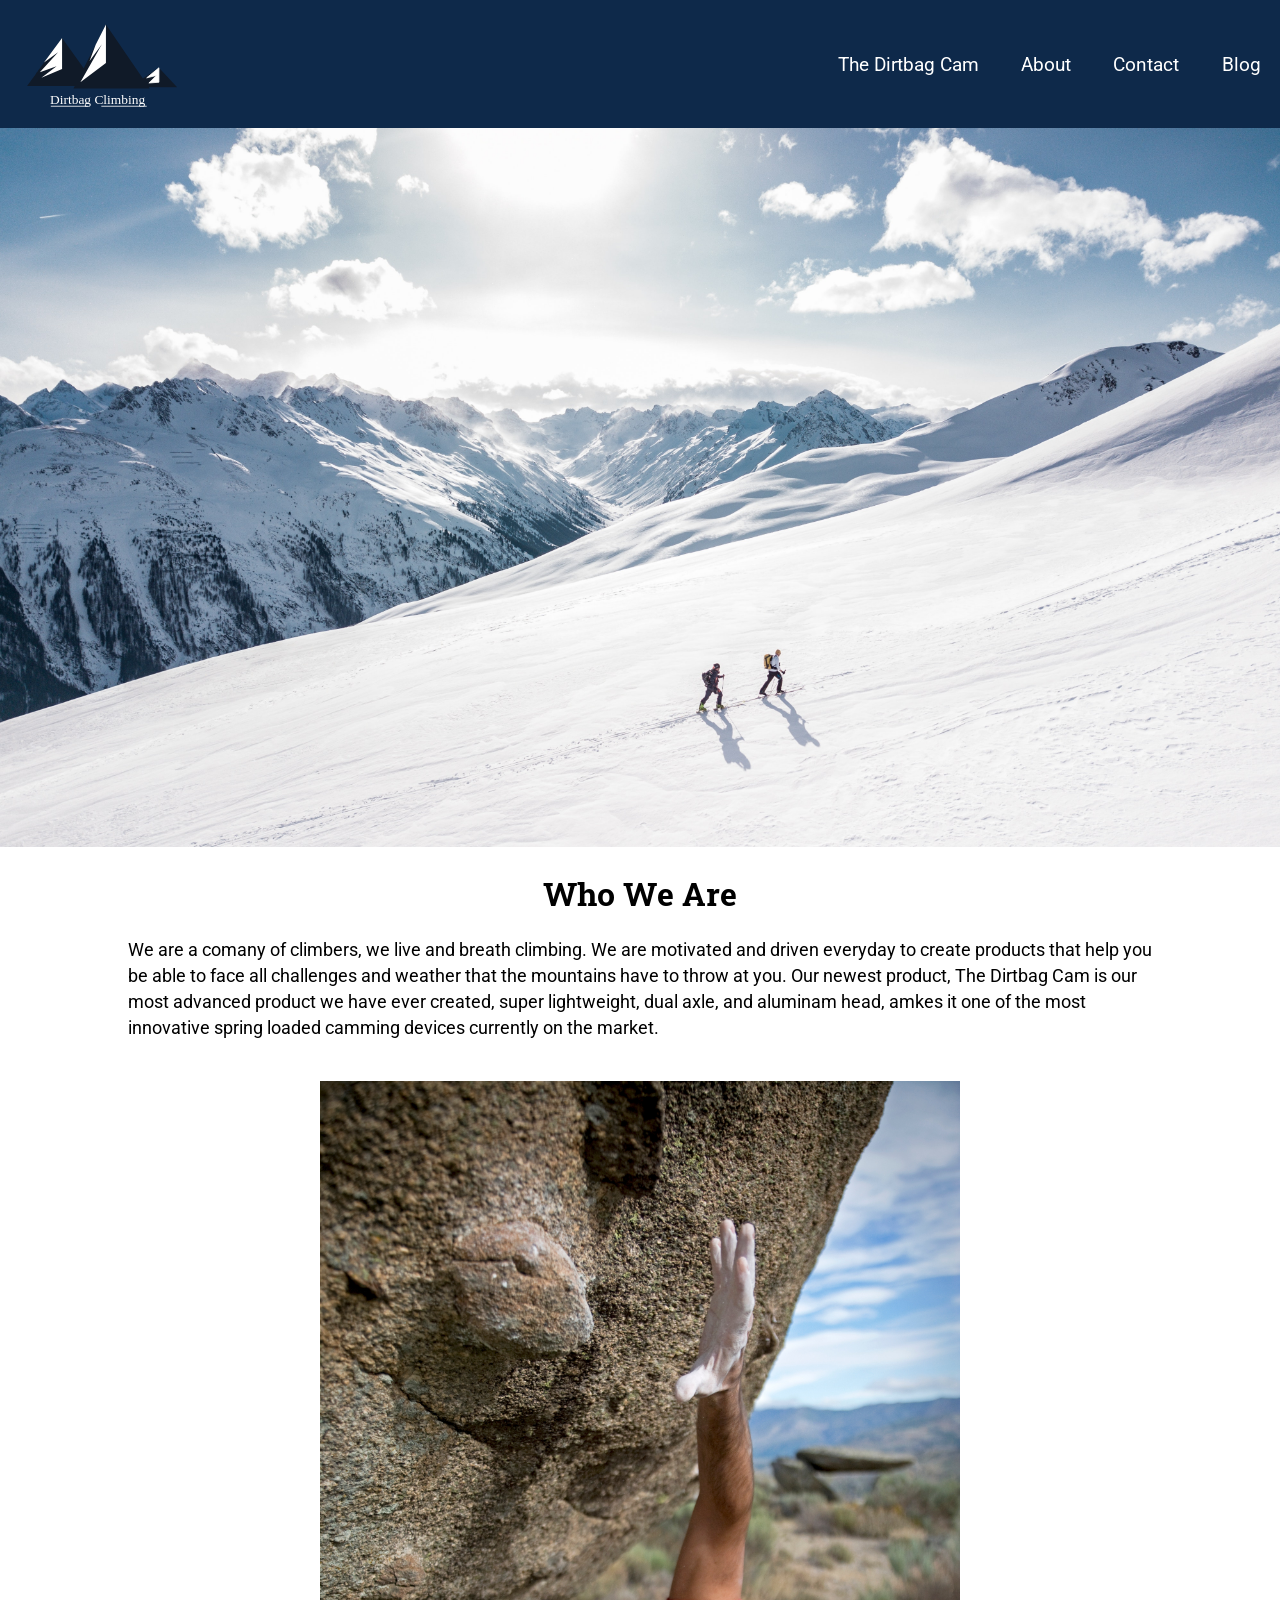
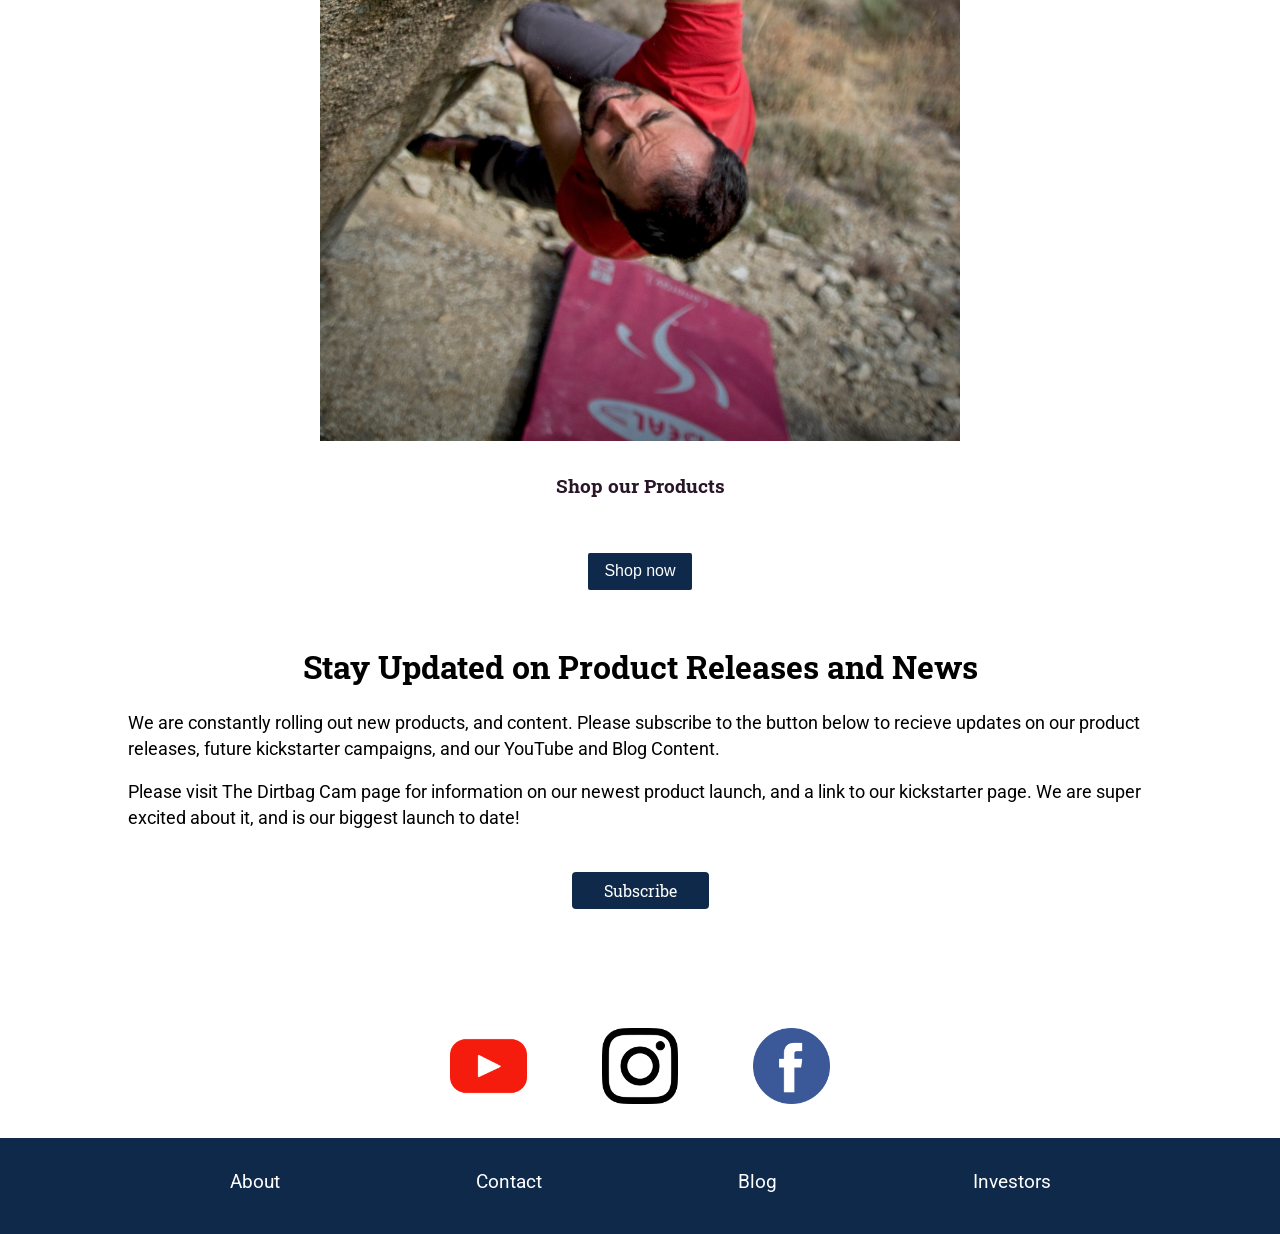
<file: index.html>
<!DOCTYPE html>
<html lang="en">
<head>
    <meta charset="UTF-8">
    <meta name="viewport" content="width=device-width, initial-scale=1.0">
    <meta http-equiv="X-UA-Compatible" content="ie=edge">
    <link rel="stylesheet" href="stylesheet.css" type="text/css">
    <link href="https://fonts.googleapis.com/css?family=Roboto|Roboto+Slab&display=swap" rel="stylesheet">
    <title>Dirtbag Climbing</title>
</head>
<body>
    <nav>
        <a href="index.html"><img class="logo" src="Images/Dirtbag-Climbing-white.svg" alt="mountain logo"></a>
        <div class="nav-div">
            <a class="nav" href="cam.html">The Dirtbag Cam</a>
            <a class="nav" href="about.html">About</a>
            <a class="nav" href="contact.html">Contact</a>
            <a class="nav" href="blog.html">Blog</a>
        </div>
    </nav>
    <div class="home">
        <img src="Images/ski-tour.jpg" alt="image of ski tourers climbing a large mountain">
    </div>
    <div class="about">
        <h1>Who We Are</h1>
        <p>We are a comany of climbers, we live and breath climbing. We are motivated and driven everyday to create products that help you be able to face all challenges and weather that the mountains have to throw at you. Our newest product, The Dirtbag Cam is our most advanced product we have ever created, super lightweight, dual axle, and aluminam head, amkes it one of the most innovative spring loaded camming devices currently on the market.</p>
    </div>
    <div class="home-main">
        <div class="home-sub">
            <img class="img-home" src="Images/bouldering.jpg" alt="man bouldering">
            <div class="sub-sub">
                <h5>Shop our Products</h5>
                <a href="cam.html"><button class="subscribe-button">Shop now</button></a>
            </div>
        </div>
    </div>
    <div class="about">
        <h1>Stay Updated on Product Releases and News</h1>
        <p>We are constantly rolling out new products, and content. Please subscribe to the button below to recieve updates on our product releases, future kickstarter campaigns, and our YouTube and Blog Content.</p>
        <p>Please visit The Dirtbag Cam page for information on our newest product launch, and a link to our kickstarter page. We are super excited about it, and is our biggest launch to date!</p>
        <a href="#"><button class="cam-button">Subscribe</button></a>
    </div>
    <div class="footer-img">
        <a href="http://www.youtube.com"><img class="social-photo" src="Images/youtube.png" alt="youtube logo"></a>
        <a href="http://www.instagram.com"><img class="social-photo" src="Images/instagram.png" alt="instagram logo"></a>
        <a href="http://www.facebook.com"><img class="social-photo" src="Images/facebook.png" alt="facebook logo"></a>
        </div>
        <footer>
            <a href="about.html">About</a>
            <a href="contact.html">Contact</a>
            <a href="blog.html">Blog</a>
            <a href="investors.html">Investors</a>
        </footer>    
    </html>
</body>
</html>
</file>
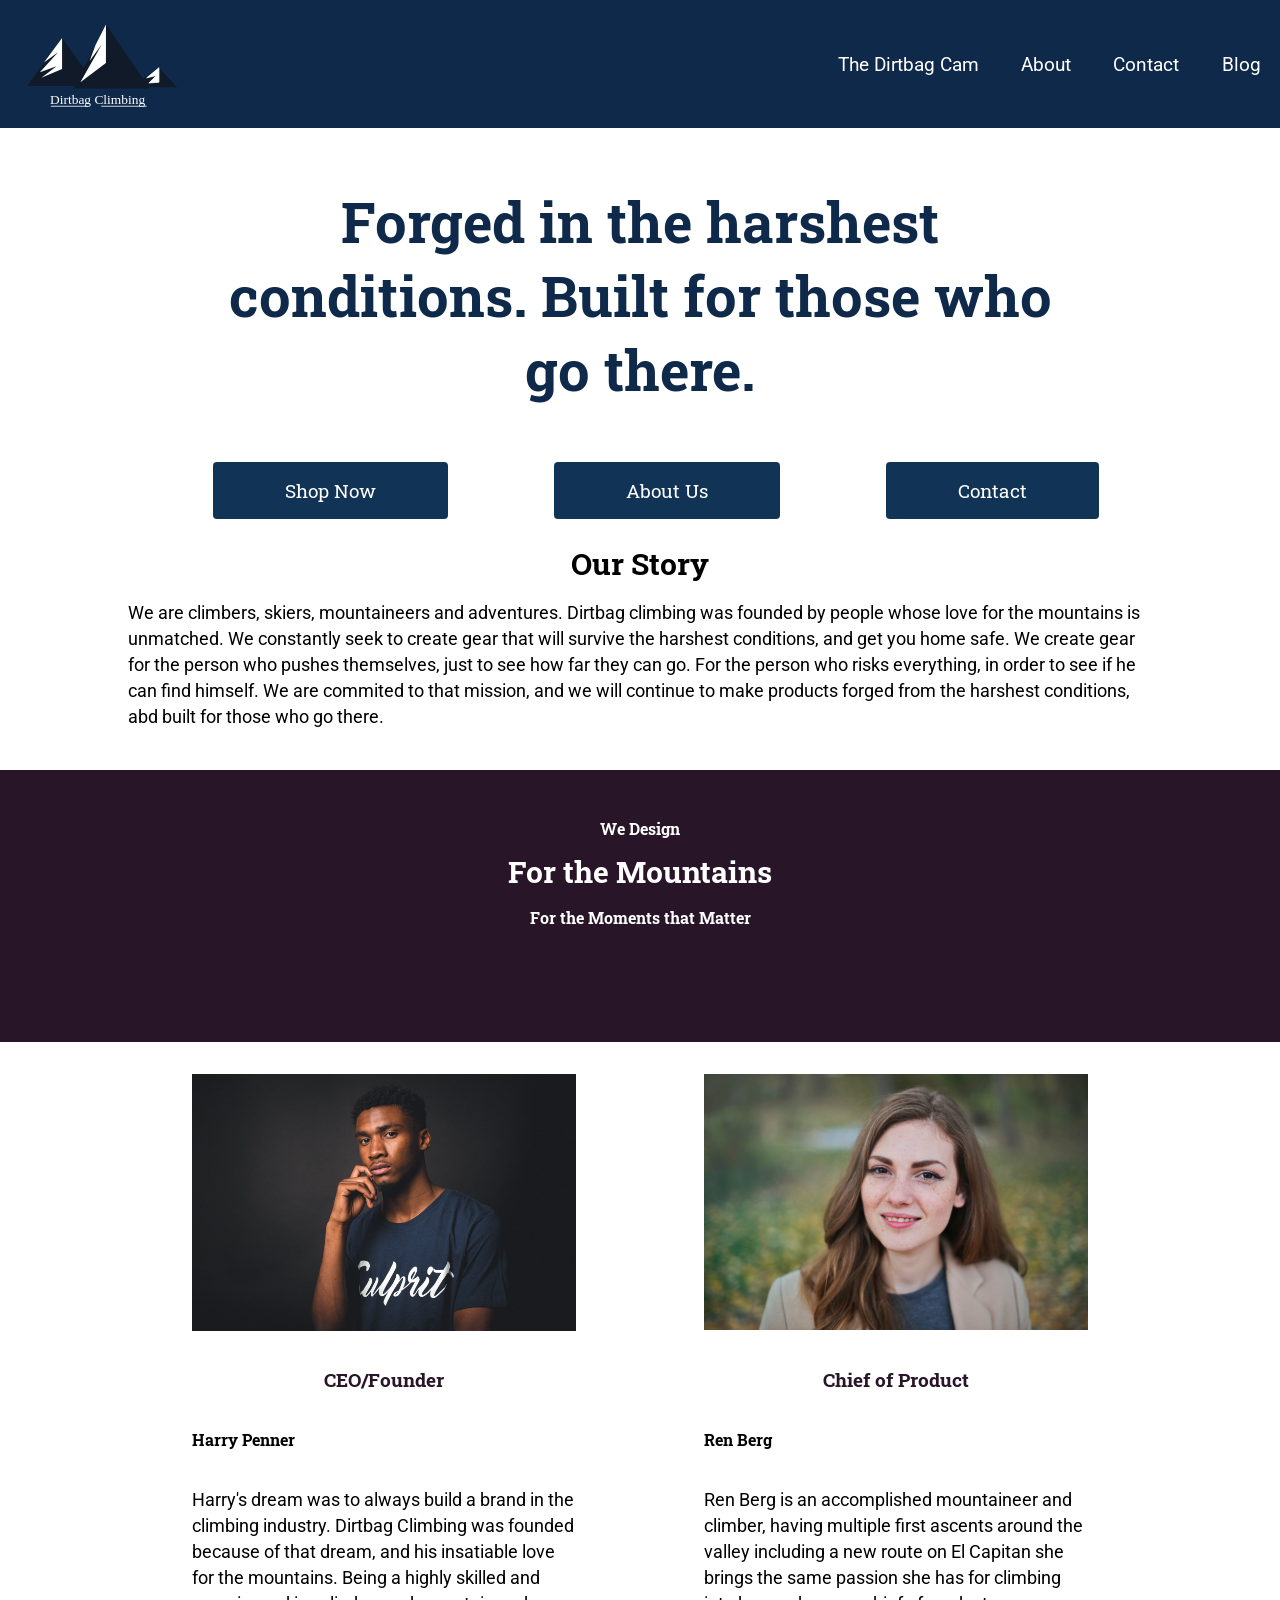
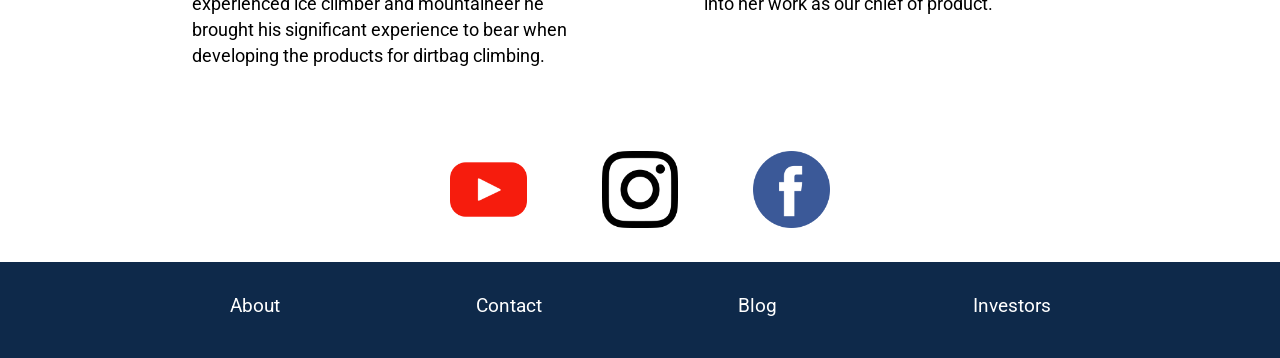
<file: about.html>
<!DOCTYPE html>
<html lang="en">
<head>
    <meta charset="UTF-8">
    <meta name="viewport" content="width=device-width, initial-scale=1.0">
    <meta http-equiv="X-UA-Compatible" content="ie=edge">
    <link rel="stylesheet" href="stylesheet.css" type="text/css">
    <link href="https://fonts.googleapis.com/css?family=Roboto|Roboto+Slab&display=swap" rel="stylesheet">
    <title>About</title>
</head>
<body>
    <nav>
        <a href="index.html"><img class="logo" src="Images/Dirtbag-Climbing-white.svg" alt="mountain logo"></a>
        <div class="nav-div">
            <a class="nav" href="cam.html">The Dirtbag Cam</a>
            <a class="nav" href="about.html">About</a>
            <a class="nav" href="contact.html">Contact</a>
            <a class="nav" href="blog.html">Blog</a>
        </div>
    </nav>
    <div class="intro">    
        <div class="intro-sub">
            <h3>Forged in the harshest conditions. Built for those who go there.</h3>
            <a href="http://www.kickstarter.com"><button class="intro-button">Shop Now</button></a>
            <a href="about.html"><button class="intro-button">About Us</button></a>
            <a href="contact.html"><button class="intro-button">Contact</button></a>
        </div>
    </div>
    <div class="about">
        <h2>Our Story</h2>
        <p>We are climbers, skiers, mountaineers and adventures. Dirtbag climbing was founded by people whose love for the mountains is unmatched. We constantly seek to create gear that will survive the harshest conditions, and get you home safe. We create gear for the person who pushes themselves, just to see how far they can go. For the person who risks everything, in order to see if he can find himself. We are commited to that mission, and we will continue to make products forged from the harshest conditions, abd built for those who go there.</p>
    </div>
    <div class="about-color">
        <h4>We Design</h4>
        <h2 class="color">For the Mountains</h2>
        <h4>For the Moments that Matter</h4>
    </div>
    <div class="our-team">
        <div class="sub-team">
            <img src="Images/man-2.jpg" alt="headshot of a young man">
            <h5>CEO/Founder</h5>
            <h6>Harry Penner</h6>
            <p>Harry's dream was to always build a brand in the climbing industry. Dirtbag Climbing was founded because of that dream, and his insatiable love for the mountains. Being a highly skilled and experienced ice climber and mountaineer he brought his significant experience to bear when developing the products for dirtbag climbing. </p>
        </div>
        <div class="sub-team">
            <img src="Images/women.jpg" alt="headshot of a young women">
            <h5>Chief of Product</h5>
            <h6>Ren Berg</h6>
            <p>Ren Berg is an accomplished mountaineer and climber, having multiple first ascents around the valley including a new route on El Capitan she brings the same passion she has for climbing into her work as our chief of product. </p>
        </div>
    </div>
    <div class="footer-img">
        <a href="http://www.youtube.com"><img class="social-photo" src="Images/youtube.png" alt="youtube logo"></a>
        <a href="http://www.instagram.com"><img class="social-photo" src="Images/instagram.png" alt="instagram logo"></a>
        <a href="http://www.facebook.com"><img class="social-photo" src="Images/facebook.png" alt="facebook logo"></a>
    </div>
    <footer>
        <a href="about.html">About</a>
        <a href="contact.html">Contact</a>
        <a href="blog.html">Blog</a>
        <a href="investors.html">Investors</a>
    </footer>    
</body>
</html>
</file>
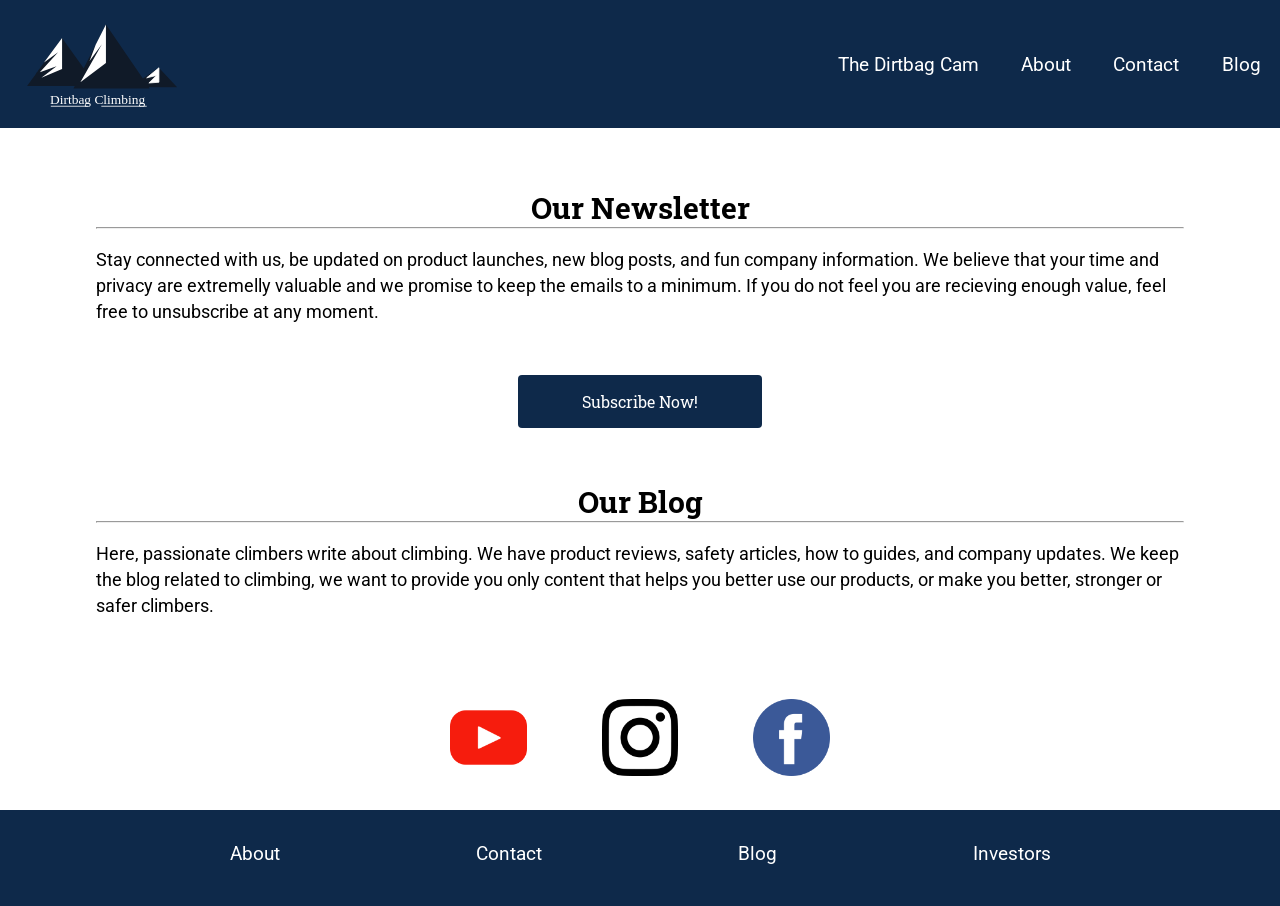
<file: blog.html>
<!DOCTYPE html>
<html lang="en">
<head>
    <meta charset="UTF-8">
    <meta name="viewport" content="width=device-width, initial-scale=1.0">
    <meta http-equiv="X-UA-Compatible" content="ie=edge">
    <link rel="stylesheet" href="stylesheet.css" type="text/css">
    <link href="https://fonts.googleapis.com/css?family=Roboto|Roboto+Slab&display=swap" rel="stylesheet">
    <title>Blog</title>
</head>
<body>
    <nav>
        <a href="index.html"><img class="logo" src="Images/Dirtbag-Climbing-white.svg" alt="mountain logo"></a>
        <div class="nav-div">
            <a class="nav" href="cam.html">The Dirtbag Cam</a>
            <a class="nav" href="about.html">About</a>
            <a class="nav" href="contact.html">Contact</a>
            <a class="nav" href="blog.html">Blog</a>
        </div>
    </nav>
    <div class="investors">
        <h2>Our Newsletter</h2>
        <hr>
        <p>Stay connected with us, be updated on product launches, new blog posts, and fun company information. We believe that your time and privacy are extremelly valuable and we promise to keep the emails to a minimum. If you do not feel you are recieving enough value, feel free to unsubscribe at any moment.</p>
        <a href="#"><button class="investor-button">Subscribe Now!</button></a>
        <h2>Our Blog</h2>
        <hr>
        <p>Here, passionate climbers write about climbing. We have product reviews, safety articles, how to guides, and company updates. We keep the blog related to climbing, we want to provide you only content that helps you better use our products, or make you better, stronger or safer climbers.</p>
    </div>
    <div class="footer-img">
        <a href="http://www.youtube.com"><img class="social-photo" src="Images/youtube.png" alt="youtube logo"></a>
        <a href="http://www.instagram.com"><img class="social-photo" src="Images/instagram.png" alt="instagram logo"></a>
        <a href="http://www.facebook.com"><img class="social-photo" src="Images/facebook.png" alt="facebook logo"></a>
    </div>
    <footer>
        <a href="about.html">About</a>
        <a href="contact.html">Contact</a>
        <a href="blog.html">Blog</a>
        <a href="investors.html">Investors</a>
    </footer>    
</body>
</html>
</file>
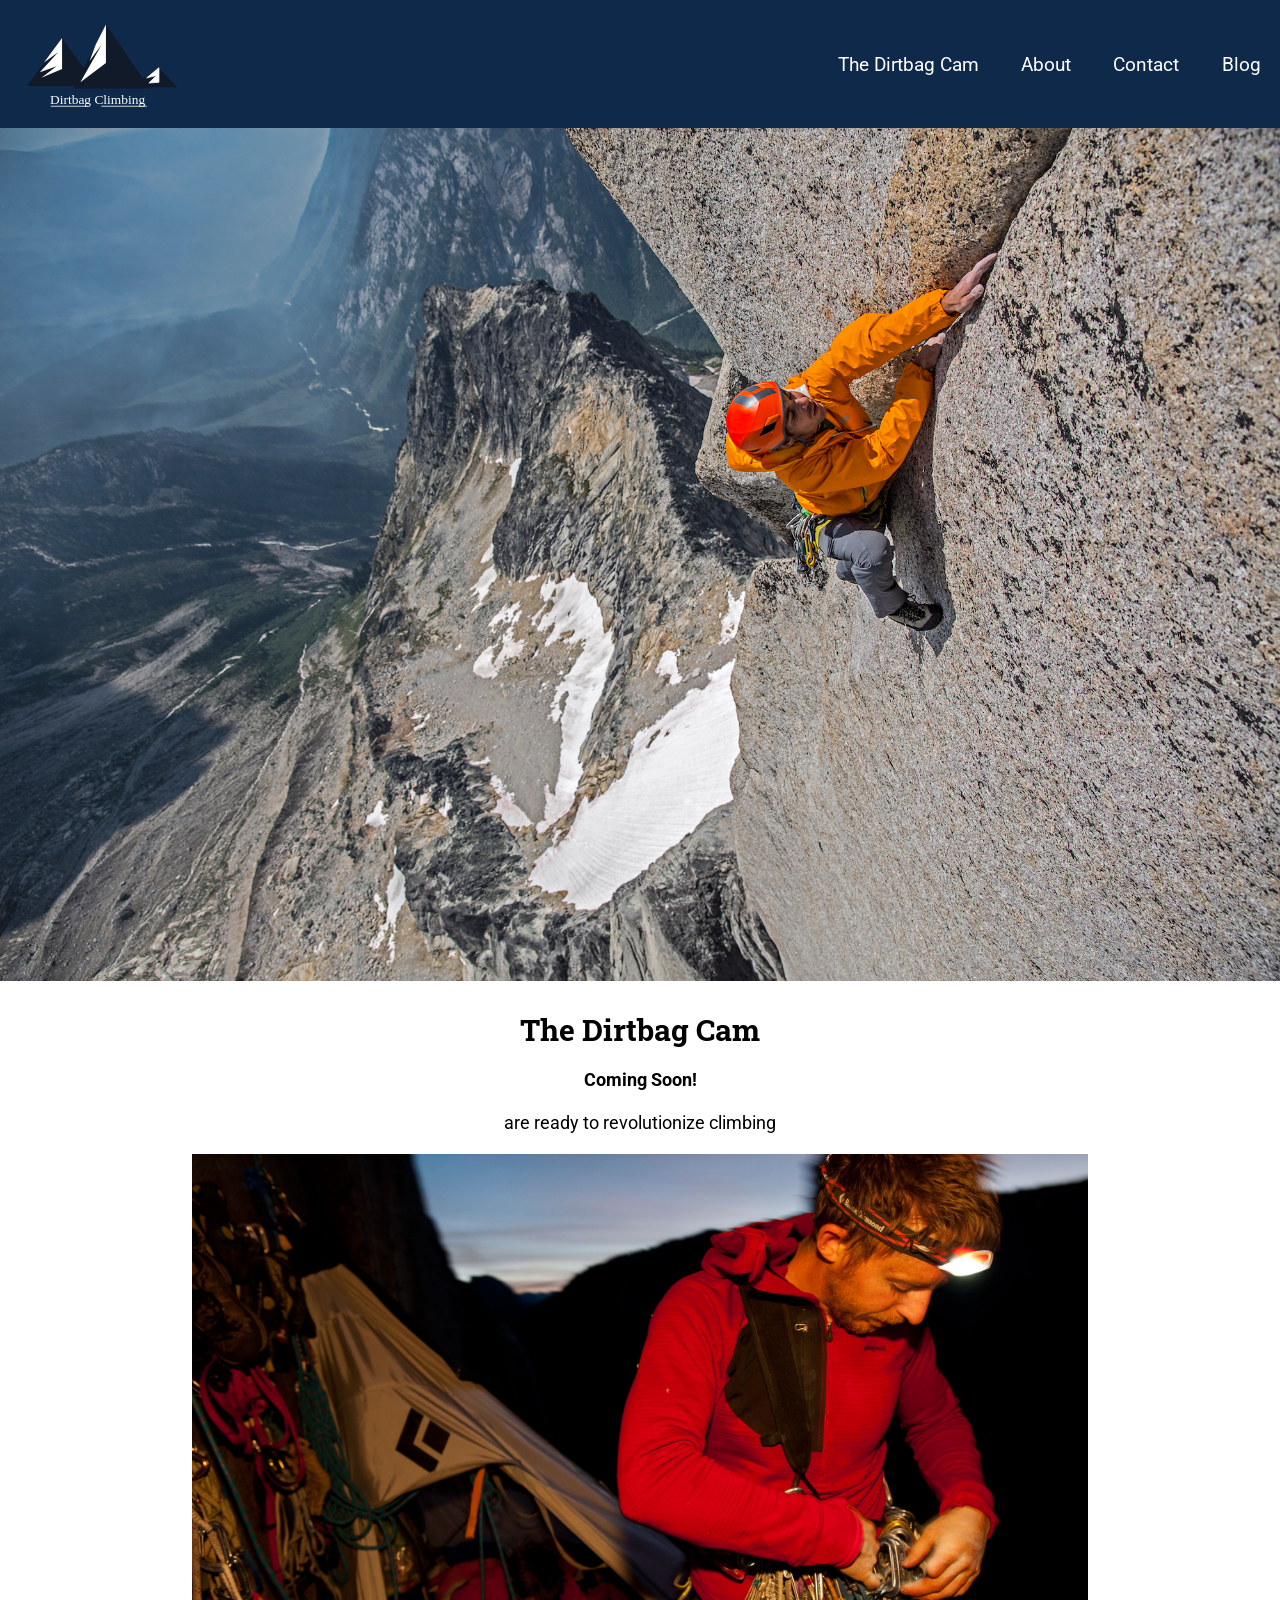
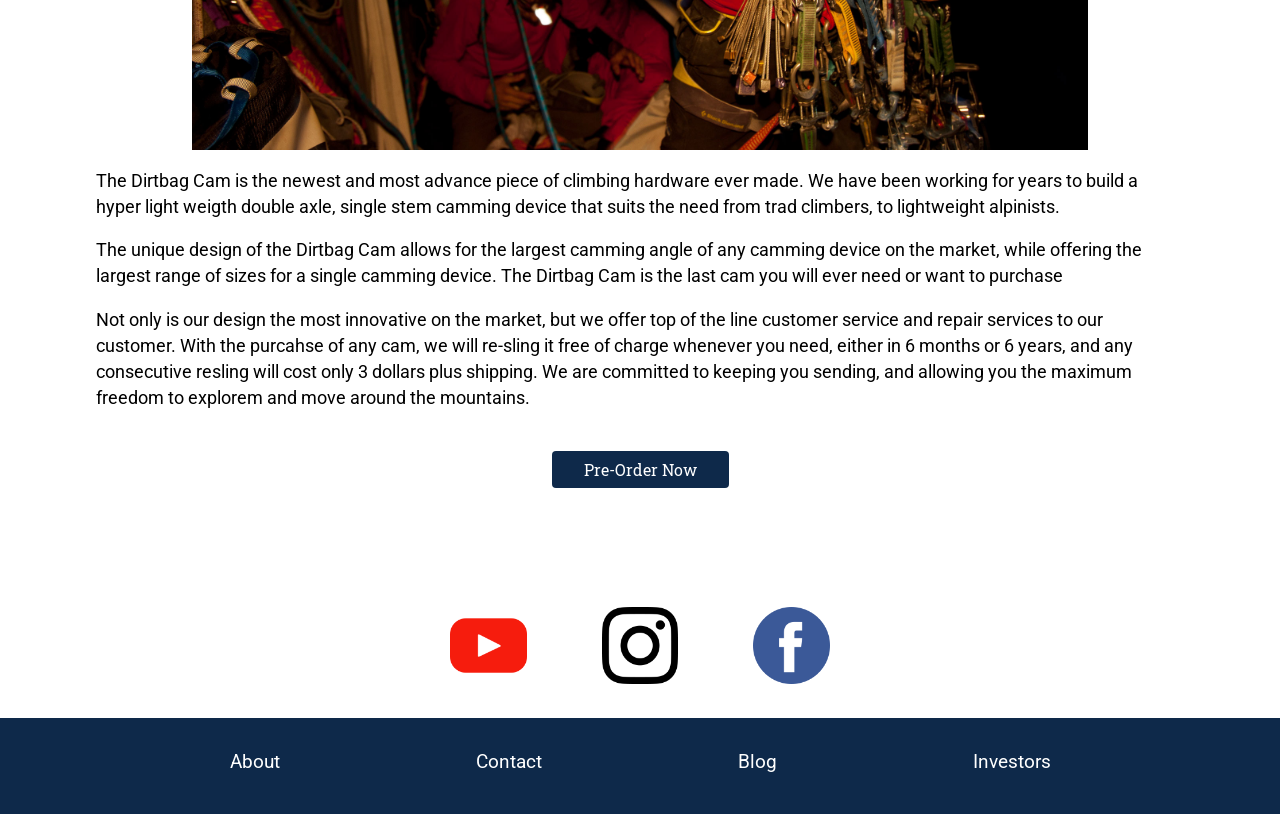
<file: cam.html>
<!DOCTYPE html>
<html lang="en">
<head>
    <meta charset="UTF-8">
    <meta name="viewport" content="width=device-width, initial-scale=1.0">
    <meta http-equiv="X-UA-Compatible" content="ie=edge">
    <link rel="stylesheet" href="stylesheet.css" type="text/css">
    <link href="https://fonts.googleapis.com/css?family=Roboto|Roboto+Slab&display=swap" rel="stylesheet">
    <title>The Dirtbag Cam</title>
</head>
<body>
    <nav>
        <a href="index.html"><img class="logo" src="Images/Dirtbag-Climbing-white.svg" alt="mountain logo"></a>
        <div class="nav-div">
            <a class="nav" href="cam.html">The Dirtbag Cam</a>
            <a class="nav" href="about.html">About</a>
            <a class="nav" href="contact.html">Contact</a>
            <a class="nav" href="blog.html">Blog</a>
        </div>
    </nav>
    <img class="honold" src="Images/Alex-Honnold_Bugaboos.jpg" alt="alex honold in the bugaboos">
    <div class="cam-intro">
        <h2>The Dirtbag Cam</h2>
        <p><strong>Coming Soon!</strong></p>
        <p>are ready to revolutionize climbing</p>
    </div>
    <img class="tommy" src="Images/Tommy-Caldwell.jpg" alt="Tommy Caldwell racking up">
    <div class="cam">
        <p>The Dirtbag Cam is the newest and most advance piece of climbing hardware ever made. We have been working for years to build a hyper light weigth double axle, single stem camming device that suits the need from trad climbers, to lightweight alpinists.</p>
        <p>The unique design of the Dirtbag Cam allows for the largest camming angle of any camming device on the market, while offering the largest range of sizes for a single camming device. The Dirtbag Cam is the last cam you will ever need or want to purchase</p>
        <p>Not only is our design the most innovative on the market, but we offer top of the line customer service and repair services to our customer. With the purcahse of any cam, we will re-sling it free of charge whenever you need, either in 6 months or 6 years, and any consecutive resling will cost only 3 dollars plus shipping. We are committed to keeping you sending, and allowing you the maximum freedom to explorem and move around the mountains.</p>
    </div>
    <a href="http://www.kickstarter.com"><button class="cam-button">Pre-Order Now</button></a>
    <div class="footer-img">
        <a href="http://www.youtube.com"><img class="social-photo" src="Images/youtube.png" alt="youtube logo"></a>
        <a href="http://www.instagram.com"><img class="social-photo" src="Images/instagram.png" alt="instagram logo"></a>
        <a href="http://www.facebook.com"><img class="social-photo" src="Images/facebook.png" alt="facebook logo"></a>
    </div>
    <footer>
        <a href="about.html">About</a>
        <a href="contact.html">Contact</a>
        <a href="blog.html">Blog</a>
        <a href="investors.html">Investors</a>
    </footer>   
</body>
</html>
</file>
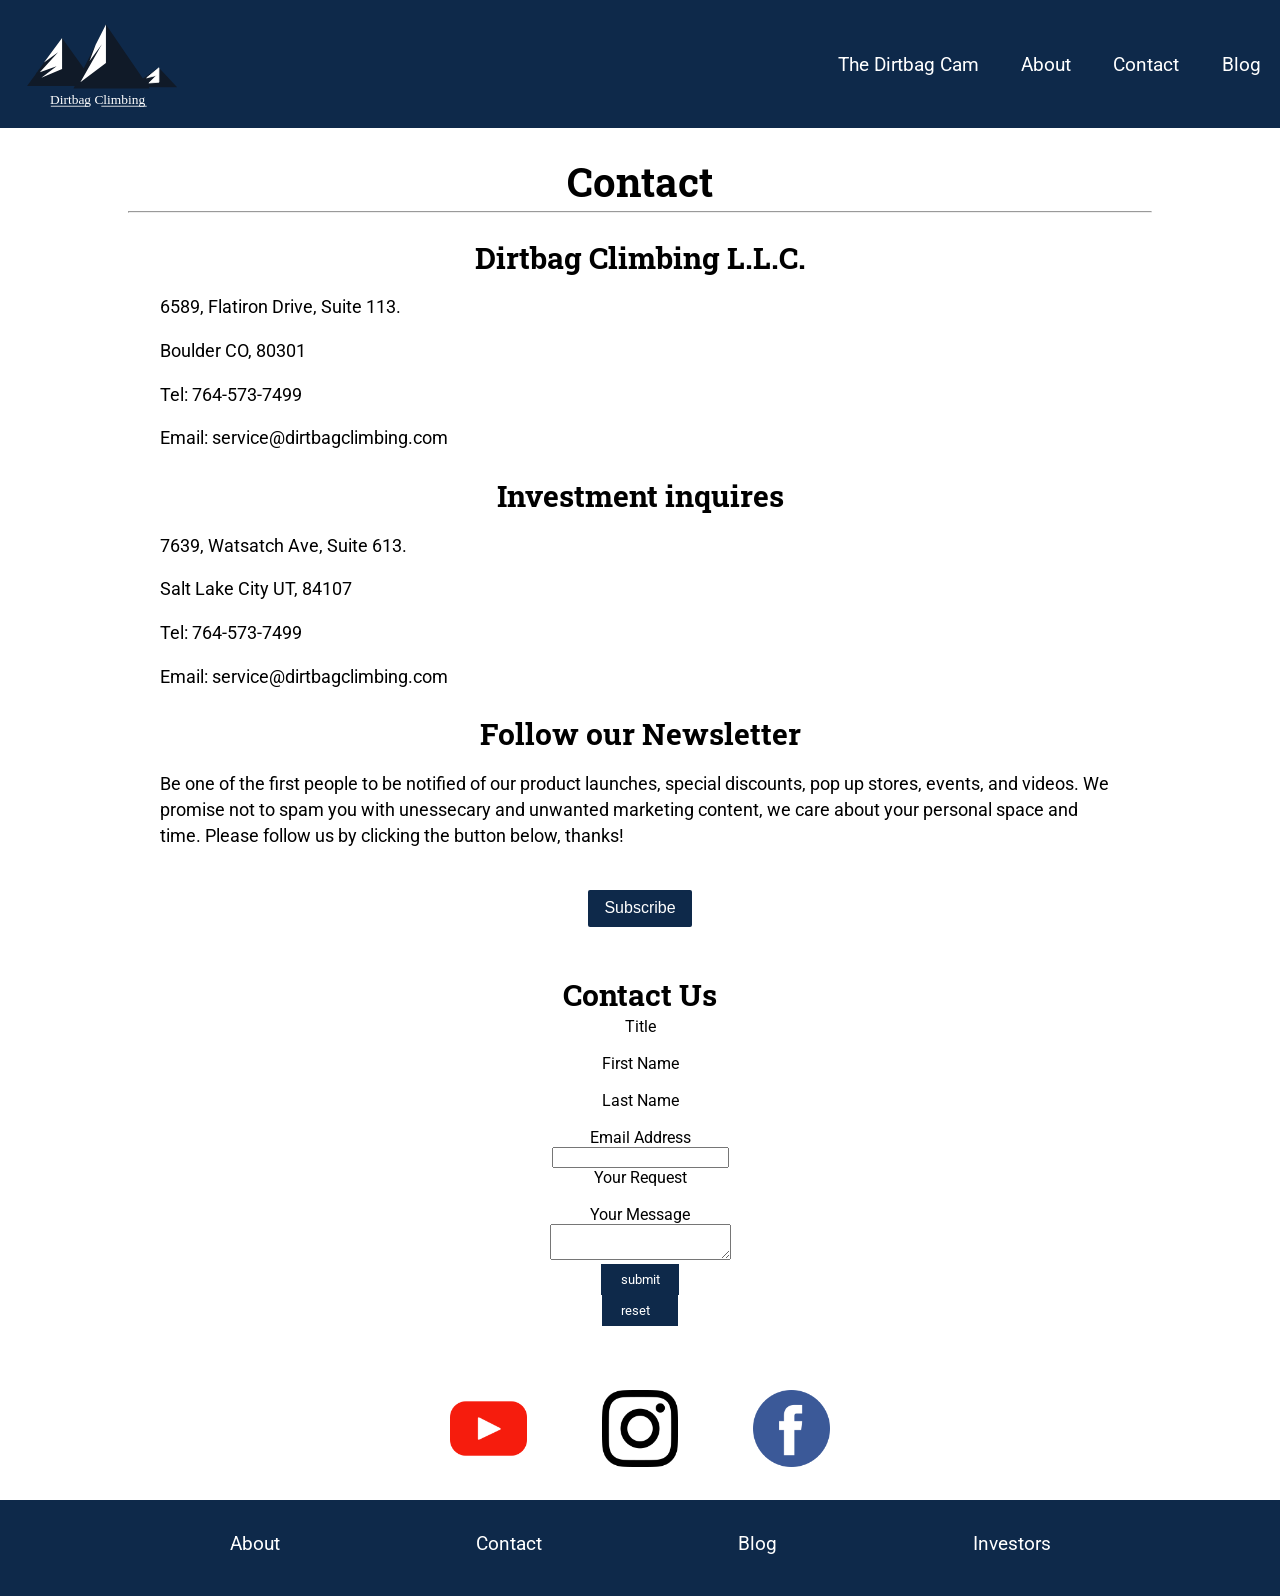
<file: contact.html>
<!DOCTYPE html>
<html lang="en">
<head>
    <meta charset="UTF-8">
    <meta name="viewport" content="width=device-width, initial-scale=1.0">
    <meta http-equiv="X-UA-Compatible" content="ie=edge">
    <title>Contact Us!</title>
    <link rel="stylesheet" href="stylesheet.css" type="text/css">
    <link href="https://fonts.googleapis.com/css?family=Roboto|Roboto+Slab&display=swap" rel="stylesheet">
</head>
<body>
    <nav>
        <a href="index.html"><img class="logo" src="Images/Dirtbag-Climbing-white.svg" alt="mountain logo"></a>
        <div class="nav-div">
            <a class="nav" href="cam.html">The Dirtbag Cam</a>
            <a class="nav" href="about.html">About</a>
            <a class="nav" href="contact.html">Contact</a>
            <a class="nav" href="blog.html">Blog</a>
        </div>
    </nav>
    <h1 class="contact">Contact</h1>
    <hr class="line">
    <div class="contact-main">
        <div class="contact-sub">
            <h2>Dirtbag Climbing L.L.C.</h2>
            <p>6589, Flatiron Drive, Suite 113.</p>
            <p>Boulder CO, 80301</p>
            <p>Tel: 764-573-7499</p>
            <p>Email: service@dirtbagclimbing.com</p>
        </div>
        <div class="contact-sub">
            <h2>Investment inquires</h2>
            <p>7639, Watsatch Ave, Suite 613.</p>
            <p>Salt Lake City UT, 84107</p>
            <p>Tel: 764-573-7499</p>
            <p>Email: service@dirtbagclimbing.com</p>
        </div>
        <div class="contact-sub">
            <h2>Follow our Newsletter</h2>
            <p>Be one of the first people to be notified of our product launches, special discounts, pop up stores, events, and videos. We promise not to spam you with unessecary and unwanted marketing content, we care about your personal space and time. Please follow us by clicking the button below, thanks!</p>
            <a href="#"><button href="#" class="subscribe-button">Subscribe</button></a>
        </div>
        <div class="contact-form">
            <form action="#">
                <h2>Contact Us</h2>
                <label>Title</label>
                    <input type="text" id="title" name="title-here">
                <label>First Name</label>
                    <input type="text" id="first-name" name="fname">
                <label>Last Name</label>
                    <input type="text" id="last-name" name="lname">
                <label>Email Address</label>
                    <input type="email" id="email" name="enter-email">
                <label>Your Request</label>
                    <input type="text" id="request" >
                <label>Your Message</label>
                    <textarea type="text" id="message" name="message"></textarea>
                <input type="submit" value="submit">
                <input type="reset" value="reset   ">
            </form>
        </div>
    </div>
    <div class="footer-img">
        <a href="http://www.youtube.com"><img class="social-photo" src="Images/youtube.png" alt="youtube logo"></a>
        <a href="http://www.instagram.com"><img class="social-photo" src="Images/instagram.png" alt="instagram logo"></a>
        <a href="http://www.facebook.com"><img class="social-photo" src="Images/facebook.png" alt="facebook logo"></a>
    </div>
    <footer>
        <a href="about.html">About</a>
        <a href="contact.html">Contact</a>
        <a href="blog.html">Blog</a>
        <a href="investors.html">Investors</a>
    </footer>   
</body>
</html>
</file>
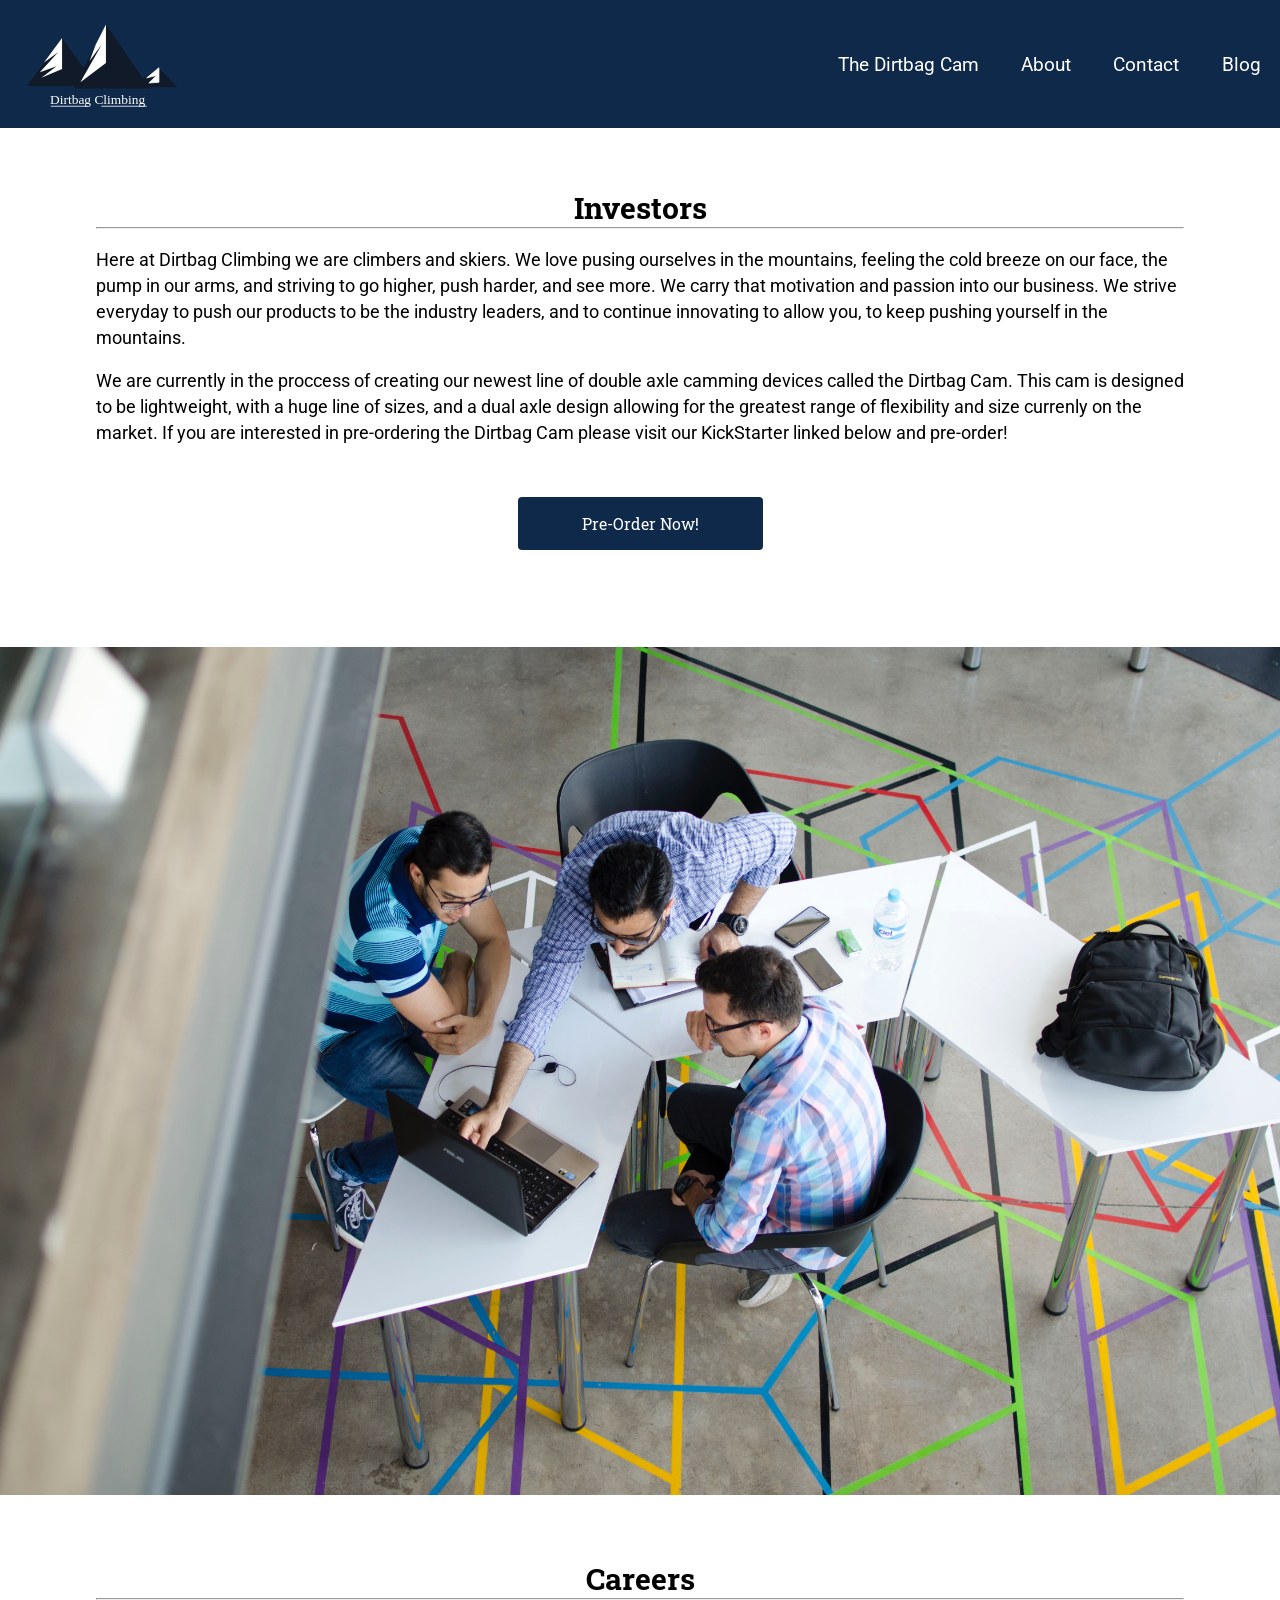
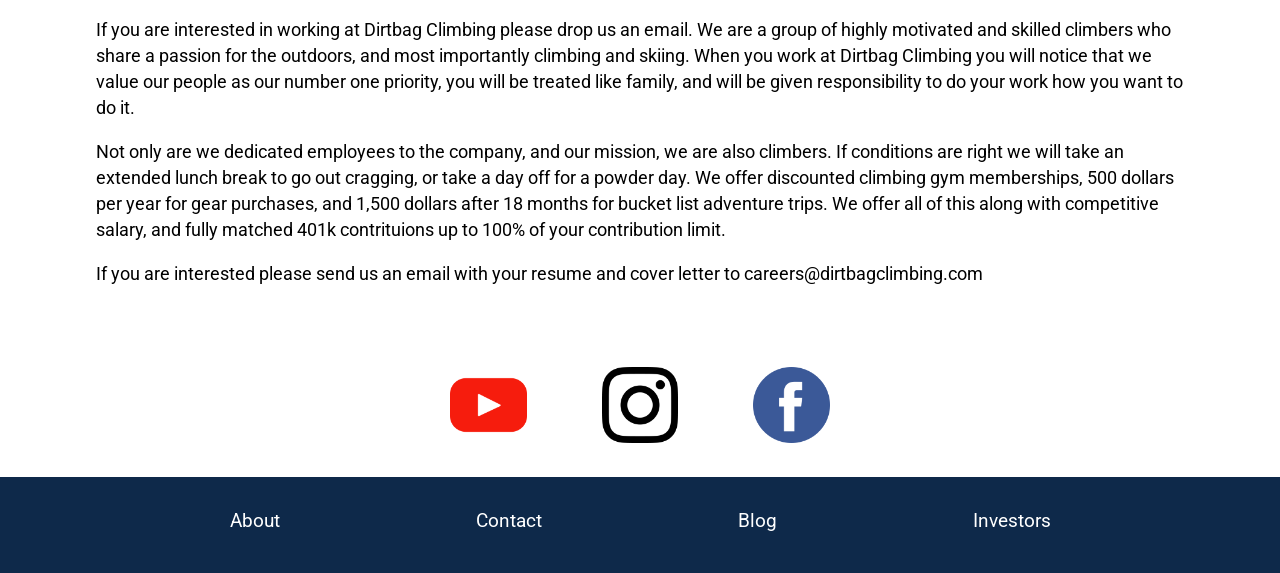
<file: investors.html>
<!DOCTYPE html>
<html lang="en">
<head>
    <meta charset="UTF-8">
    <meta name="viewport" content="width=device-width, initial-scale=1.0">
    <meta http-equiv="X-UA-Compatible" content="ie=edge">
    <link rel="stylesheet" href="stylesheet.css" type="text/css">
    <link href="https://fonts.googleapis.com/css?family=Roboto|Roboto+Slab&display=swap" rel="stylesheet">
    <title>investors</title>
</head>
<body>
    <nav>
        <a href="index.html"><img class="logo" src="Images/Dirtbag-Climbing-white.svg" alt="mountain logo"></a>
        <div class="nav-div">
            <a class="nav" href="cam.html">The Dirtbag Cam</a>
            <a class="nav" href="about.html">About</a>
            <a class="nav" href="contact.html">Contact</a>
            <a class="nav" href="blog.html">Blog</a>
        </div>
        </nav>
    <div class="investors">
        <h2>Investors</h2>
        <hr>
        <p>Here at Dirtbag Climbing we are climbers and skiers. We love pusing ourselves in the mountains, feeling the cold breeze on our face, the pump in our arms, and striving to go higher, push harder, and see more. We carry that motivation and passion into our business. We strive everyday to push our products to be the industry leaders, and to continue innovating to allow you, to keep pushing yourself in the mountains.</p>
        <p>We are currently in the proccess of creating our newest line of double axle camming devices called the Dirtbag Cam. This cam is designed to be lightweight, with a huge line of sizes, and a dual axle design allowing for the greatest range of flexibility and size currenly on the market. If you are interested in pre-ordering the Dirtbag Cam please visit our KickStarter linked below and pre-order!</p>
        <a href="http://www.kickstarter.com"><button class="investor-button">Pre-Order Now!</button></a>
    </div>
        <img class="investor-img" src="Images/investors.jpg" alt="image of creative people doing work at a table">
    <div class="careers">
        <h2>Careers</h2>
        <hr>
        <p>If you are interested in working at Dirtbag Climbing please drop us an email. We are a group of highly motivated and skilled climbers who share a passion for the outdoors, and most importantly climbing and skiing. When you work at Dirtbag Climbing you will notice that we value our people as our number one priority, you will be treated like family, and will be given responsibility to do your work how you want to do it.</p>
        <p>Not only are we dedicated employees to the company, and our mission, we are also climbers. If conditions are right we will take an extended lunch break to go out cragging, or take a day off for a powder day. We offer discounted climbing gym memberships, 500 dollars per year for gear purchases, and 1,500 dollars after 18 months for bucket list adventure trips. We offer all of this along with competitive salary, and fully matched 401k contrituions up to 100% of your contribution limit.</p>
        <p>If you are interested please send us an email with your resume and cover letter to careers@dirtbagclimbing.com</p>
    </div>
    <div class="footer-img">
        <a href="http://www.youtube.com"><img class="social-photo" src="Images/youtube.png" alt="youtube logo"></a>
        <a href="http://www.instagram.com"><img class="social-photo" src="Images/instagram.png" alt="instagram logo"></a>
        <a href="http://www.facebook.com"><img class="social-photo" src="Images/facebook.png" alt="facebook logo"></a>
    </div>
    <footer>
        <a href="about.html">About</a>
        <a href="contact.html">Contact</a>
        <a href="blog.html">Blog</a>
        <a href="investors.html">Investors</a>
    </footer>    
</body>
</html>
</file>
<file: stylesheet.css>
nav{
    background-color: #0e294a;
    height: 8rem;
    text-align: center;
    position: relative;
    display: flex;
    justify-content: space-between;
    align-items:center;
}
.nav{
    color: white; 
    font-family: 'Roboto', sans-serif;
    text-decoration: none;
    flex: 50%;
}
.logo{
    width:10rem;
    
}
a{
    color: white; 
    font-family: 'Roboto', sans-serif;
    text-decoration: none;
    padding-left: 1.2rem;
    padding-right: 1.2rem;
    font-size: 1.2rem;
}
a:hover{
    text-decoration: underline;
}
p{
    font-family: 'Roboto', sans-serif;
    font-size: 1rem;
    font-size: 1.1rem;
    line-height: 26px;
}
footer{
    background-color: #0e294a;
    height: 4rem;
    text-align: center;
    padding-top: 2rem;
}
.investors{
    margin: 2rem 5rem;
}
body{
    margin: 0;
    position: relative;
}
h2{
    text-align: center;
    font-family: 'Roboto Slab', serif;
    margin-bottom: .2rem;
    font-size: 30px;
}
.social-photo{
    width: 10%;
    height: 10%;
    margin: auto;
    padding: 1rem;
}
h1{
    font-family: 'Roboto Slab', serif;
    text-align: center;
}
hr{
    display: block;
    margin: 0 auto;
}
.careers{
    margin: 2rem 5rem;
}
.contact{
    font-family: 'Roboto Slab', serif;
    margin-bottom: .2rem;
    font-size: 30px;
}
.investor-button{
    background-color: #0e294a;
    padding: .5rem 2rem;
    text-decoration: none;
    font-family: 'Roboto Slab', serif;
    color: white;
    font-size: 16px;
    margin: auto;
    display: block;
    border-radius: 4px;
    border: none;
}
.footer-img{
    display: block;
    margin: 0 auto;
    text-align: center;
    margin-bottom: .8rem;
}
footer a{
    margin-top: 2rem;
}
.investor-img{
    width: 100%;
}
.cam{
    margin: 1rem 4rem;
}
.cam-intro{
    text-align: center;
}
.cam-button{
    background-color: #0e294a;
    padding: .5rem 2rem;
    text-decoration: none;
    font-family: 'Roboto Slab', serif;
    color: white;
    font-size: 16px;
    margin: auto;
    display: block;
    border-radius: 4px;
    border: none;
    margin-bottom: 2rem;
}
.tommy{
    display: block;
    width: 70%;
    margin: 0 auto;
}
.honold{
    width: 100%;
}
.about-img{
    width: 100%;
}
.intro-button{
    padding: .5rem 1.5rem;
    text-align: center;
    background-color: #113356;
    text-decoration: none;
    font-family: 'Roboto Slab', serif;
    color: white;
    border-radius: 4px;
    border: none;
    margin-left: 1rem;
    margin-right: 1rem;
}
.intro{
    display: block;
    text-align: center;
    margin: 0 auto;
}
.about{
    margin-left: 4rem;
    margin-right: 4rem;
    margin-bottom: 2.5rem;
}
h3{
    color: #0e294a;
    font-size: 1.5rem;
    font-family: 'Roboto Slab', serif;
}
.about-color{
    background-color: #291528;
    height: 10rem;
    width: 100%;
}
h4{
    color: white;
    text-align: center;
    font-family: 'Roboto Slab', serif;
    margin: 0;
    padding-top: 1rem;
}
.color{
    color: white;
    margin: 0;
    padding-top: .8rem;
}
.our-team{
    display: flex;
}
.sub-team{
    flex: 50%;
    margin-left: 2rem;
    margin-right: 2rem;
    margin-top: 2rem;
}
img{
    width: 100%;
}
h5{
    font-family: 'Roboto Slab', serif;
    font-size: 1.2rem;
    color: #291528;
    text-align: center;
}
h6{
    font-family: 'Roboto Slab', serif;
    font-size: 1rem;
}
.subscribe-button{
    background-color: #0e294a;
    color: white;
    text-align: center;
    font-size: 16px;
    border: none;
    border-radius: 2px;
    padding: .6rem 1rem;
    display: block;
    margin: 0 auto;
    text-align: center;
}
.form-button{
    background-color: #0e294a;
    color: white;
    font-family: 'Roboto', sans-serif;
    border: none;
    border-radius: 2px; 
    padding: .3rem 1rem;
}
label{
    font-family: 'Roboto', sans-serif;
    font-size: 1rem;
}
.contact-sub{
    margin-left: 4rem;
    margin-right: 4rem;
}
.contact{
    font-size: 2.5rem;
    text-align: center;
}
.line{
    margin-left: 4rem;
    margin-right: 4rem;
}
label{
    display: block;
    font-size: 1rem;
    font-family: 'Roboto', sans-serif;
}
form{
    margin-left: 4rem;
    margin-right: 4rem;
}
.intro-sub{
    margin: 0 auto;
    display: block;
}
.img-home{
    width: 50%;
    display: block;
    margin: 0 auto;
}
input[type=text]{
    border: #0e294a 5px;
    font-family: 'Roboto', sans-serif;
}
input[type=submit]{
    background-color: #0e294a;
    font-family: 'Roboto', sans-serif;
    text-decoration: none;
    display: block;
    padding: .3rem 1rem;
    color: white;
    border: none;
    margin-top: .5rem;
    text-align: center;
    margin: 0 auto;
    padding-bottom: 1rem;
}
input[type=reset]{
    background-color: #0e294a;
    font-family: 'Roboto', sans-serif;
    text-decoration: none;
    display: block;
    padding: .3rem 1rem;
    color: white;
    border: none;
    margin-top: .5rem;
    text-align: center;
    margin: 0 auto;
}
.home-sub{
    position: relative;
}
.sub-sub{
    margin-bottom: 2rem;
}
h2{
    font-family: 'Roboto Slab', serif;
}
.contact-form{
    text-align: center;
}
input textarea{
    width: 100%;
}
@media (max-width: 650px){
    .logo{
        left: -31rem;
    }
    .nav{
        font-size: .8rem;
        margin-right: .3rem;
        margin-left: .3rem;
    }
}
@media (min-width: 800px){
    .intro-sub{
        top: 22rem;
        right: 3rem;
    }
}
@media (min-width: 900px){
    .intro-sub{
        top: 22rem;
        right: 6rem;
    }
}
@media (min-width: 1000px){
    .investors{
        margin: 3rem 6rem;
        line-height: 29px;
    }
    .sub-team{
        flex: 50%;
        margin-left: 4rem;
        margin-right: 4rem;
        margin-top: 2rem;
    }
    .careers{
        margin: 3rem 6rem;
        line-height: 29px;
    }
    footer a{
        padding-left: 6rem;
        padding-right: 6rem;
    }
    .social-photo{
        width: 8%;
        height: 8%;
    }
    .contact-sub{
        margin-left: 10rem;
        margin-right: 10rem;
    }
    .line{
        margin-left: 8rem;
        margin-right: 8rem;
    }
    .intro-sub{
        top: 26rem;
        right: 7rem;
    }
    .about{
        margin-left: 8rem;
        margin-right: 8rem;
    }
    .our-team{
        margin-left: 8rem;
        margin-right: 8rem;
    }
    form{
        margin-left: 6rem;
        margin-right: 6rem;
    }
    .about-color{
        height: 13rem;
        padding-top: 1.5rem;
    }
}
@media (min-width: 1200px){
    .investors{
        margin: 4rem 6rem;
        line-height: 32px;
    }
    .careers{
        margin: 4rem 6rem;
        line-height: 32px;
    }
    .investor-button{
        padding: 1rem 4rem;
    }
    .social-photo{
        width: 6%;
        height: 6%;
    }
    .about-color{
        height: 15rem;
        padding-top: 2rem;
    }
    .intro-sub{
        top: 32rem;
        right: 15rem;
    }
    .cam{
        margin-left: 6rem;
        margin-right: 6rem;
    }
    .contact-form{
        margin-left: 6rem;
        margin-right: 6rem;
    }
    h3{
        font-size: 3.5rem;
        margin-left: 12rem;
        margin-right: 12rem;
    }
    .intro-button{
        padding: 1rem 4.5rem;
        margin-right: 1rem;
        margin-left: 3rem;
        font-size: 1.2rem;
    }
    input[type=submit]{
        padding: .5rem 1.2rem
    }
    input[type=reset]{
        padding: .5rem 1.2rem
    }
    .footer-img{
        margin-top: 3rem;
    }
}
</file>
